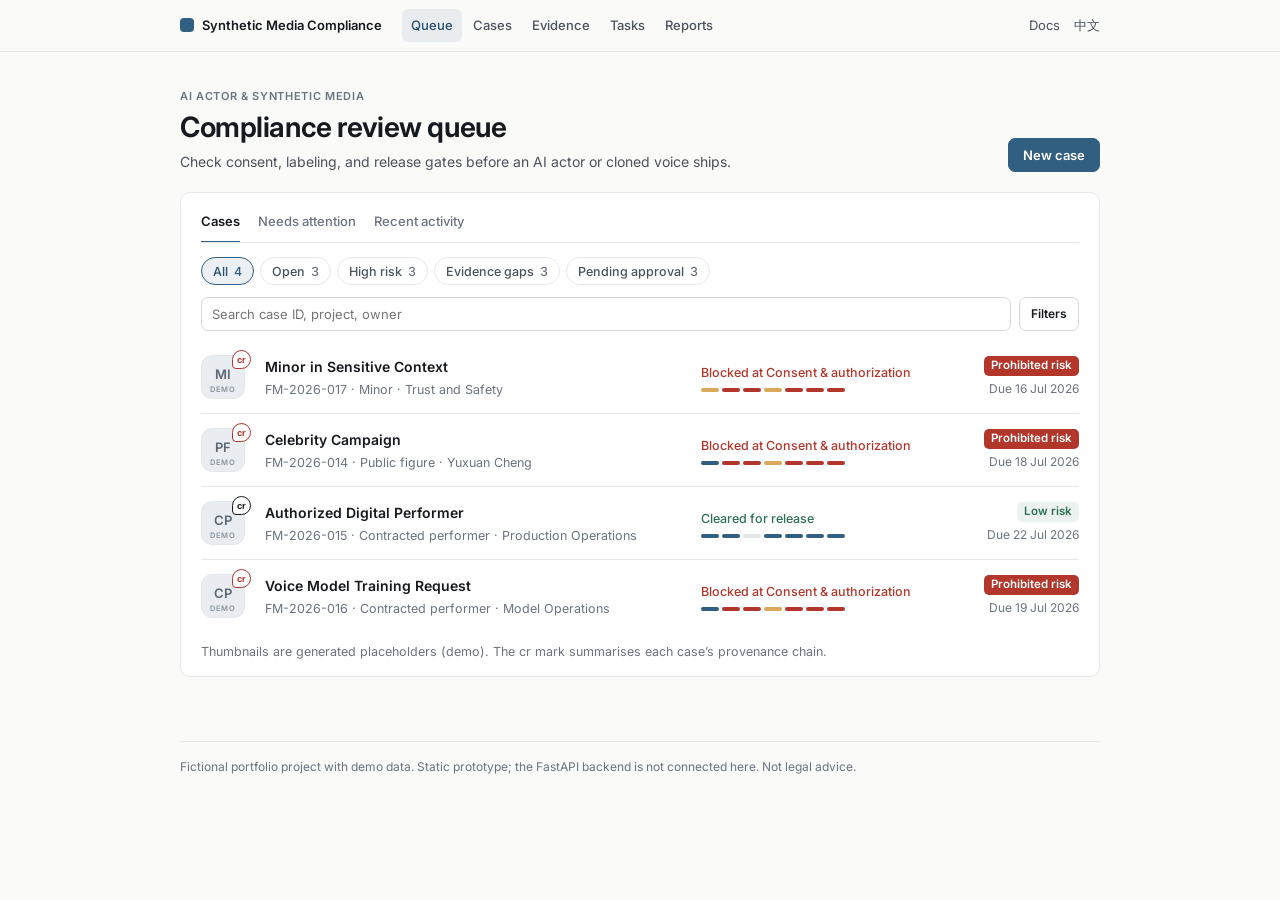
<file: web/index.html>
<!doctype html>
<html lang="en">
  <head>
    <meta charset="utf-8" />
    <meta name="viewport" content="width=device-width, initial-scale=1" />
    <title>Synthetic Media Compliance Case Management</title>
    <meta name="description" content="Static workflow prototype for AI-generated actor and synthetic media compliance case management." />
    <link rel="preconnect" href="https://fonts.googleapis.com" />
    <link rel="preconnect" href="https://fonts.gstatic.com" crossorigin />
    <link rel="stylesheet" href="https://fonts.googleapis.com/css2?family=Inter:wght@400;500;600;700&display=swap" />
    <link rel="icon" href="./favicon.svg" type="image/svg+xml" />
    <link rel="stylesheet" href="./styles.css" />
      </head>
  <body class="app-body">
    <header class="app-topbar">
      <a class="app-brand" href="#/dashboard" aria-label="Synthetic Media Compliance home">
        <span class="brand-mark" aria-hidden="true"></span>
        <span>Synthetic Media Compliance</span>
      </a>
      <nav class="app-nav" aria-label="Primary navigation">
        <a href="#/dashboard" data-nav="dashboard">Queue</a>
        <a href="#/cases" data-nav="cases">Cases</a>
        <a href="#/evidence" data-nav="evidence">Evidence</a>
        <a href="#/tasks" data-nav="tasks">Tasks</a>
        <a href="#/reports" data-nav="reports">Reports</a>
      </nav>
      <div class="app-links"><a href="../README.md">Docs</a><a href="./demo.zh.html" lang="zh-CN">中文</a></div>
    </header>

    <main class="app-main">
      <section class="app-view dashboard-view" id="dashboard-view" aria-labelledby="dashboard-title">
        <div class="page-heading">
          <div>
            <p class="eyebrow">AI actor &amp; synthetic media</p>
            <h1 id="dashboard-title">Compliance review queue</h1>
            <p>Check consent, labeling, and release gates before an AI actor or cloned voice ships.</p>
          </div>
          <button class="button primary" type="button" id="create-case">New case</button>
        </div>


        <article class="work-surface queue-surface">
          <div class="dash-tabs" role="tablist" aria-label="Dashboard sections">
            <button class="dash-tab active" type="button" role="tab" id="dash-tab-queue" data-dash-tab="queue" aria-controls="dash-panel-queue" aria-selected="true">Cases</button>
            <button class="dash-tab" type="button" role="tab" id="dash-tab-attention" data-dash-tab="attention" aria-controls="dash-panel-attention" aria-selected="false">Needs attention</button>
            <button class="dash-tab" type="button" role="tab" id="dash-tab-activity" data-dash-tab="activity" aria-controls="dash-panel-activity" aria-selected="false">Recent activity</button>
          </div>

          <div class="dash-panel" id="dash-panel-queue" role="tabpanel" aria-labelledby="dash-tab-queue" data-dash-panel="queue">
            <div class="filter-chips" role="group" aria-label="Quick filters">
              <button class="chip active" type="button" data-quick="">All <span id="metric-all-cases">4</span></button>
              <button class="chip" type="button" data-quick="open">Open <span id="metric-open-cases">3</span></button>
              <button class="chip" type="button" data-quick="high">High risk <span id="metric-high-risk">2</span></button>
              <button class="chip" type="button" data-quick="gap">Evidence gaps <span id="metric-awaiting-evidence">2</span></button>
              <button class="chip" type="button" data-quick="pending">Pending approval <span id="metric-pending-approval">3</span></button>
            </div>
            <div class="queue-toolbar">
              <label class="search-field"><span class="sr-only">Search cases</span><input id="case-search" type="search" placeholder="Search case ID, project, owner" /></label>
              <button class="button secondary small" type="button" id="toggle-filters" aria-expanded="false" aria-controls="queue-filters">Filters<span class="filter-count" id="filter-count" hidden></span></button>
            </div>
            <div class="queue-controls" id="queue-filters" aria-label="Review queue filters" hidden>
              <select id="filter-stage" aria-label="Filter by stage"><option value="">All stages</option><option>Legal Review</option><option>Approved</option><option>Awaiting Evidence</option><option>Escalated</option></select>
              <select id="filter-risk" aria-label="Filter by risk"><option value="">All risks</option><option value="low">Low</option><option value="medium">Medium</option><option value="high">High</option><option value="critical">Critical</option></select>
              <select id="filter-owner" aria-label="Filter by owner"><option value="">All owners</option><option>Yuxuan Cheng</option><option>Production Operations</option><option>Model Operations</option><option>Trust and Safety</option></select>
              <select id="filter-evidence" aria-label="Filter by evidence status"><option value="">All evidence states</option><option value="ready">Evidence 100%</option><option value="gap">Evidence below 70%</option></select>
              <select id="sort-cases" aria-label="Sort cases"><option value="updated">Sort: last updated</option><option value="due">Sort: due date</option></select>
            </div>
            <ul class="inbox" id="review-queue-body" aria-label="Cases"></ul>
            <p class="queue-hint">Thumbnails are generated placeholders (demo). The cr mark summarises each case&rsquo;s provenance chain.</p>
          </div>

          <div class="dash-panel" id="dash-panel-attention" role="tabpanel" aria-labelledby="dash-tab-attention" data-dash-panel="attention" hidden>
            <p class="panel-note">Blocking items across the queue &middot; <strong id="metric-overdue-tasks">1</strong> overdue task</p>
            <ul class="attention-list" id="attention-list"></ul>
          </div>

          <div class="dash-panel" id="dash-panel-activity" role="tabpanel" aria-labelledby="dash-tab-activity" data-dash-panel="activity" hidden>
            <ol class="activity-list compact" id="dashboard-activity"></ol>
          </div>
        </article>
      </section>

      <section class="app-view list-view" id="cases-view" hidden aria-labelledby="cases-title">
        <div class="page-heading"><div><p class="eyebrow">Case register</p><h1 id="cases-title">All cases</h1><p>Demo cases covering consent, training, and content-risk paths.</p></div><button class="button primary" type="button" id="create-case-secondary">New case</button></div>
        <div class="work-surface inbox-surface"><ul class="inbox" id="all-cases-body" aria-label="All cases"></ul></div>
      </section>

      <section class="app-view list-view" id="cross-evidence-view" hidden aria-labelledby="cross-evidence-title">
        <div class="page-heading"><div><p class="eyebrow">Evidence register</p><h1 id="cross-evidence-title">Evidence across cases</h1><p>Artifact status and reviewer ownership.</p></div></div>
        <div class="work-surface"><div class="table-wrap"><table class="data-table"><thead><tr><th>Evidence</th><th>Case</th><th>Status</th><th>Reviewer</th><th>Expiry</th></tr></thead><tbody id="cross-evidence-body"></tbody></table></div></div>
      </section>

      <section class="app-view list-view" id="cross-tasks-view" hidden aria-labelledby="cross-tasks-title">
        <div class="page-heading"><div><p class="eyebrow">Remediation</p><h1 id="cross-tasks-title">Open tasks</h1><p>Findings and remediation actions awaiting work.</p></div></div>
        <div class="work-surface"><div class="table-wrap"><table class="data-table"><thead><tr><th>Finding</th><th>Case</th><th>Severity</th><th>Owner</th><th>Due</th><th>Status</th></tr></thead><tbody id="cross-tasks-body"></tbody></table></div></div>
      </section>

      <section class="app-view list-view" id="reports-view" hidden aria-labelledby="reports-title">
        <div class="page-heading"><div><p class="eyebrow">Decision records</p><h1 id="reports-title">Reports</h1><p>Review artifacts generated from each case assessment.</p></div></div>
        <div class="work-surface"><div class="table-wrap"><table class="data-table"><thead><tr><th>Case</th><th>Decision</th><th>Risk level</th><th>Report status</th><th>Last updated</th><th></th></tr></thead><tbody id="reports-body"></tbody></table></div></div>
      </section>

      <section class="app-view case-view" id="case-view" hidden aria-labelledby="case-title">
        <div class="breadcrumb"><a href="#/dashboard">Dashboard</a><span>/</span><a href="#/cases">Cases</a><span>/</span><strong id="breadcrumb-case">FM-2026-014</strong></div>
        <header class="case-header">
          <div class="case-title-block">
            <span class="case-id" id="case-id">FM-2026-014</span>
            <h1 id="case-title">Celebrity Campaign</h1>
            <p id="case-description">Paid campaign concept using a celebrity likeness and voice for regional launch assets.</p>
            <div class="case-statuses"><span class="status-badge" id="case-stage">Legal Review</span><span class="risk-badge" id="case-risk">High risk</span></div>
          </div>
          <div class="case-actions">
            <button class="button primary" type="button" id="run-assessment">Run assessment</button>
            <button class="button secondary" type="button" id="export-case-report">Export report</button>
            <details class="action-menu">
              <summary class="button secondary" aria-label="More case actions">More</summary>
              <div class="action-menu-list">
                <button type="button" id="request-evidence">Request evidence</button>
                <button type="button" id="assign-reviewer">Assign reviewer</button>
                <button type="button" id="more-actions">Archive, transfer, duplicate…</button>
              </div>
            </details>
          </div>
          <details class="case-meta-toggle">
            <summary>Owner <strong id="case-owner">Yuxuan Cheng</strong> &middot; Due <strong id="case-due-date">18 Jul 2026</strong></summary>
            <dl class="case-meta"><div><dt>Privacy reviewer</dt><dd id="case-privacy-reviewer">Mei Lin</dd></div><div><dt>Legal reviewer</dt><dd id="case-legal-reviewer">Alex Wu</dd></div><div><dt>Last updated</dt><dd id="case-updated">15 Jul 2026</dd></div></dl>
          </details>
        </header>

        <nav class="case-tabs" role="tablist" aria-label="Case detail sections">
          <button class="case-tab active" type="button" role="tab" id="tab-overview" data-case-tab="overview" aria-controls="panel-overview" aria-selected="true">Provenance</button>
          <button class="case-tab" type="button" role="tab" id="tab-intake" data-case-tab="intake" aria-controls="panel-intake" aria-selected="false">Intake</button>
          <button class="case-tab" type="button" role="tab" id="tab-risks" data-case-tab="risks" aria-controls="panel-risks" aria-selected="false">Risks</button>
          <button class="case-tab" type="button" role="tab" id="tab-evidence" data-case-tab="evidence" aria-controls="panel-evidence" aria-selected="false">Evidence</button>
          <button class="case-tab" type="button" role="tab" id="tab-tasks" data-case-tab="tasks" aria-controls="panel-tasks" aria-selected="false">Tasks</button>
          <button class="case-tab" type="button" role="tab" id="tab-approvals" data-case-tab="approvals" aria-controls="panel-approvals" aria-selected="false">Approvals</button>
          <button class="case-tab" type="button" role="tab" id="tab-activity" data-case-tab="activity" aria-controls="panel-activity" aria-selected="false">Activity</button>
          <button class="case-tab" type="button" role="tab" id="tab-report" data-case-tab="report" aria-controls="panel-report" aria-selected="false">Report</button>
        </nav>

        <section class="case-tab-panel" id="panel-overview" role="tabpanel" aria-labelledby="tab-overview" data-case-panel="overview">
          <div class="decision-line">
            <div><span class="section-label">Current decision</span><strong id="overview-decision">Manual review</strong><p id="overview-summary">The request requires legal review before generation or release.</p></div>
            <span class="risk-badge" id="overview-risk">High risk</span>
          </div>
          <div class="publish-banner" id="publish-banner" role="status">
            <div>
              <strong id="publish-banner-title">Publish blocked</strong>
              <p id="overview-next-action">Request verified likeness authorization.</p>
            </div>
            <div class="publish-banner-side"><span id="publish-banner-count"></span><a class="text-action" id="publish-banner-link" href="#prov-consent">Jump to blocker</a></div>
          </div>
          <ol class="prov-chain" id="prov-chain" aria-label="Provenance chain"></ol>
          <details class="work-surface disclosure-card summary-details">
            <summary>Readiness, findings &amp; metadata</summary>
            <div class="stat-row">
              <article class="stat"><span class="section-label">Evidence readiness</span><strong class="readiness-value" id="overview-evidence-percent">60%</strong><p id="overview-evidence-copy">2 of 4 evidence items are accepted or under review.</p></article>
              <article class="stat"><span class="section-label">Approvals</span><strong class="approval-count" id="overview-approval-count">2 of 5 completed</strong><p id="overview-approval-copy">Current gate: Legal Review. Release blocked: Yes.</p></article>
            </div>
            <div class="summary-block"><div class="surface-heading"><h2>Open findings</h2><button class="text-action" type="button" data-open-case-tab="tasks">All tasks</button></div><div id="overview-findings"></div></div>
            <div class="summary-block"><h2 class="mini-heading">Key risk drivers</h2><ul class="plain-list" id="overview-risk-drivers"></ul></div>
            <div class="summary-block"><h2 class="mini-heading">Case metadata</h2><dl class="metadata-list" id="overview-metadata"></dl></div>
          </details>
        </section>

        <section class="case-tab-panel" id="panel-intake" role="tabpanel" aria-labelledby="tab-intake" data-case-panel="intake" hidden>
          <div class="tab-heading"><div><h2>Case intake</h2><p>Five short steps. Start from a template or edit the facts.</p></div><div class="tab-heading-meta"><span class="status-badge" id="intake-completion">Draft - 0% complete</span><span id="last-saved">Last saved: not yet saved</span></div></div>
          <div class="template-row"><span>Start from</span><button class="template-button preset" type="button" data-preset="unauthorizedCelebrityAd">Commercial celebrity</button><button class="template-button preset" type="button" data-preset="licensedPerformer">Authorized performer</button><button class="template-button preset" type="button" data-preset="fanParody">Fan parody</button><button class="template-button preset" type="button" data-preset="syntheticLow">Synthetic draft</button></div>
          <section id="review-system" class="intake-workspace">
            <article class="work-surface intake-panel">
              
              <ol class="workflow-steps" aria-label="Review workflow steps"><li data-step-index="0" class="active"><span>1</span>Project</li><li data-step-index="1"><span>2</span>Person</li><li data-step-index="2"><span>3</span>Use</li><li data-step-index="3"><span>4</span>Authorization</li><li data-step-index="4"><span>5</span>Controls</li></ol>
              <form class="risk-form" id="risk-form">
                <div class="form-heading"><div><p class="micro-label">Current section</p><h3 id="step-title">Project information</h3><p id="step-copy">Identify who is requesting the review and whose identity is represented.</p></div><span class="live-dot" id="workflow-mode">Draft intake</span></div>
                <fieldset data-step="0"><legend>Project Information</legend><div class="field-grid"><div class="field"><label for="requester-type">Requester type</label><select id="requester-type" name="requesterType"><option value="">Select requester type</option><option value="creator">Individual creator</option><option value="brand">Brand or advertiser</option><option value="production">Production company</option><option value="performer">Performer licensing own replica</option></select></div><div class="field"><label for="subject-type">Person depicted</label><select id="subject-type" name="subjectType"><option value="">Select person depicted</option><option value="publicFigure">Celebrity or public figure</option><option value="ordinaryPerson">Ordinary third party</option><option value="self">Uploader themselves</option><option value="performer">Contracted performer</option><option value="politician">Political figure</option><option value="minor">Child or minor</option><option value="synthetic">Fully synthetic character</option></select></div></div></fieldset>
                <fieldset class="switch-grid" data-step="1"><legend>Represented Person and Source Media</legend><label class="switch"><input type="checkbox" name="mediaFace" /><span>Face or likeness</span></label><label class="switch"><input type="checkbox" name="mediaVoice" /><span>Voice sample</span></label><label class="switch"><input type="checkbox" name="mediaMotion" /><span>Body motion</span></label><label class="switch"><input type="checkbox" name="mediaPerformance" /><span>Prior performance clip</span></label></fieldset>
                <fieldset data-step="2"><legend>Intended Use and Distribution</legend><div class="field-grid"><div class="field"><label for="use-case">Use case</label><select id="use-case" name="useCase"><option value="">Select use case</option><option value="shortDrama">Short drama scene</option><option value="advertisement">Advertisement</option><option value="virtualInfluencer">Virtual influencer post</option><option value="fanContent">Fan content</option><option value="parody">Parody or satire</option><option value="politicalMessage">Political message</option></select></div><div class="field"><label for="monetization">Commercialization</label><select id="monetization" name="monetization"><option value="">Select commercialization</option><option value="paidAd">Paid ad or endorsement</option><option value="publicPost">Public post</option><option value="draft">Internal draft only</option><option value="resale">License or resale</option></select></div></div><div class="field"><label for="sensitive-context">Sensitive context</label><select id="sensitive-context" name="sensitiveContext"><option value="">Select sensitive context</option><option value="none">None</option><option value="sexual">Sexual</option><option value="political">Political</option><option value="medical">Medical</option><option value="financial">Financial</option><option value="defamatory">Defamatory</option></select></div><div class="switch-grid compact-grid"><label class="switch"><input type="checkbox" name="regionEu" /><span>European Union</span></label><label class="switch"><input type="checkbox" name="regionChina" /><span>China</span></label><label class="switch"><input type="checkbox" name="regionUs" /><span>United States</span></label><label class="switch"><input type="checkbox" name="regionGlobal" /><span>Global release</span></label></div></fieldset>
                <fieldset data-step="3"><legend>Authorization and Consent</legend><div class="field"><label for="consent-evidence">Authorization evidence</label><select id="consent-evidence" name="consentEvidence"><option value="">Select authorization evidence</option><option value="none">No authorization evidence</option><option value="selfAttestation">Uploader self-attestation</option><option value="uploadedContract">Uploaded contract</option><option value="verifiedPortal">Verified performer portal</option><option value="performerAgreement">Performer AI replica agreement</option></select></div><div class="switch-grid compact-grid"><label class="switch"><input type="checkbox" name="scopeCommercial" /><span>Commercial use covered</span></label><label class="switch"><input type="checkbox" name="scopeTraining" /><span>Training use covered</span></label><label class="switch"><input type="checkbox" name="scopeTerritory" /><span>Territory covered</span></label><label class="switch"><input type="checkbox" name="scopeDuration" /><span>Duration covered</span></label><label class="switch"><input type="checkbox" name="scopeSecondaryUse" /><span>Secondary use covered</span></label><label class="switch"><input type="checkbox" name="scopeRevocation" /><span>Revocation path exists</span></label><label class="switch"><input type="checkbox" name="scopeCompensation" /><span>Compensation terms exist</span></label></div></fieldset>
                <fieldset data-step="4"><legend>Disclosure, Provenance, and Training</legend><div class="switch-grid compact-grid"><label class="switch"><input type="checkbox" name="visibleLabel" /><span>Visible AI label planned</span></label><label class="switch"><input type="checkbox" name="machineLabel" /><span>Machine-readable metadata planned</span></label><label class="switch"><input type="checkbox" name="watermark" /><span>Persistent watermark or provenance planned</span></label><label class="switch"><input type="checkbox" name="trainingUse" /><span>Use source media for training or model improvement</span></label></div></fieldset>
                <div class="workflow-actions"><button class="button secondary" type="button" id="prev-step">Previous</button><button class="button secondary" type="button" id="save-draft">Save draft</button><button class="button primary" type="button" id="next-step">Next</button><button class="button primary generate-button" type="button" id="generate-report">Run assessment</button></div>
              </form>
            </article>
          </section>
        </section>

        <section class="case-tab-panel" id="panel-risks" role="tabpanel" aria-labelledby="tab-risks" data-case-panel="risks" hidden>
          <div class="tab-heading"><div><h2>Risk assessment</h2><p>Traceable rule-based evaluation, not an ML model.</p></div><div class="tab-heading-actions"><span class="status-badge" id="assessment-state">Assessment completed</span><button class="button primary small" type="button" id="view-full-report">Re-run assessment</button><button class="button secondary small" type="button" id="compare-assessment">Compare previous</button></div></div>
          <div class="risk-detail-stack">
            <article class="work-surface evaluation-panel" aria-labelledby="evaluation-title">
              <h3 class="sr-only" id="evaluation-title">Decision summary</h3>
              <section class="risk-summary-card"><div class="decision-row"><span>Decision</span><strong id="live-decision">Awaiting intake</strong></div><div class="risk-meter"><span id="live-score">-</span><div><strong id="live-risk-level">Not assessed</strong><p id="live-main-blocker">Complete the core case facts.</p></div></div><dl class="summary-metrics"><div><dt>Reviewer path</dt><dd id="live-reviewer-path">Complete intake fields</dd></div><div><dt>Evidence readiness</dt><dd id="evidence-readiness">0%</dd></div></dl></section>
            </article>
            <article class="work-surface"><div class="surface-heading"><h2>Rule trace</h2></div><div class="table-wrap"><table class="data-table"><thead><tr><th>Rule</th><th>Title</th><th>Severity</th><th>Score</th><th>Hard stop</th><th>China legal basis</th></tr></thead><tbody id="rule-trace-body"></tbody></table></div></article>
            <details class="work-surface disclosure-card"><summary>Missing evidence</summary><ul class="evidence-gap-list compact-evidence-list" id="live-missing-evidence-list"></ul></details>
            <details class="work-surface disclosure-card"><summary>Triggered rules</summary><ul class="triggered-rule-list" id="triggered-rule-list"></ul></details>
            <details class="work-surface disclosure-card"><summary>Evidence gap checklist</summary><ul class="evidence-gap-list" id="evidence-gap-list"></ul></details>
            <details class="work-surface disclosure-card"><summary>Step-level review results</summary><ul class="step-result-list" id="step-result-list"></ul></details>
            <details class="work-surface disclosure-card"><summary>Risk register preview</summary><div class="table-wrap"><table class="risk-register-table"><thead><tr><th>Risk</th><th>Severity</th><th>Control</th></tr></thead><tbody id="risk-register-preview"></tbody></table></div></details>
            <details class="work-surface disclosure-card"><summary>Regulatory context</summary><div class="regulatory-context" id="regulatory-context"></div></details>
          </div>
        </section>

        <section class="case-tab-panel" id="panel-evidence" role="tabpanel" aria-labelledby="tab-evidence" data-case-panel="evidence" hidden><div class="tab-heading"><div><h2>Evidence review</h2><p>Open an item to review details and change its status.</p></div><button class="button primary" type="button" id="request-evidence-tab">Request evidence</button></div><div class="work-surface"><div class="table-wrap"><table class="data-table"><thead><tr><th>Evidence</th><th>Status</th><th>Reviewer</th><th>Expiry</th><th></th></tr></thead><tbody id="case-evidence-body"></tbody></table></div></div></section>

        <section class="case-tab-panel" id="panel-tasks" role="tabpanel" aria-labelledby="tab-tasks" data-case-panel="tasks" hidden><div class="tab-heading"><div><h2>Findings and tasks</h2><p>Remediation items that can block release.</p></div><button class="button primary" type="button" id="create-task">Create task</button></div><div class="work-surface"><div class="table-wrap"><table class="data-table"><thead><tr><th>Finding</th><th>Severity</th><th>Blocks release</th><th>Due</th><th>Status</th><th></th></tr></thead><tbody id="case-tasks-body"></tbody></table></div></div></section>

        <section class="case-tab-panel" id="panel-approvals" role="tabpanel" aria-labelledby="tab-approvals" data-case-panel="approvals" hidden><div class="tab-heading"><div><h2>Approvals</h2><p>Release gates in order. Prototype only, no identity verification.</p></div><span class="status-badge" id="approval-summary">2 of 5 completed</span></div><div class="approval-layout"><div class="work-surface approval-progress"><strong id="approval-progress-copy">Current gate: Legal Review. Release blocked: Yes.</strong></div><div class="work-surface"><div class="table-wrap"><table class="data-table"><thead><tr><th>Review step</th><th>Reviewer</th><th>Status</th><th>Conditions</th><th>Date</th><th>Notes</th><th></th></tr></thead><tbody id="approvals-body"></tbody></table></div></div></div></section>

        <section class="case-tab-panel" id="panel-activity" role="tabpanel" aria-labelledby="tab-activity" data-case-panel="activity" hidden><div class="tab-heading"><div><h2>Activity log</h2><p>Audit-style history for this case.</p></div><select id="activity-filter" aria-label="Filter activity"><option value="">All activity</option><option>Assessment</option><option>Evidence</option><option>Task</option><option>Approval</option><option>Report</option><option>System</option></select></div><article class="work-surface"><ol class="activity-list" id="case-activity-list"></ol></article></section>

        <section class="case-tab-panel" id="panel-report" role="tabpanel" aria-labelledby="tab-report" data-case-panel="report" hidden>
          <div class="tab-heading"><div><h2>Compliance report</h2><p>Decision record you can copy or print.</p></div><div class="tab-heading-actions"><span class="status-badge" id="report-version">Report v1</span><button class="button secondary small" type="button" id="expand-report">Expand appendix</button><button class="button secondary small" type="button" id="copy-report">Copy</button><button class="button secondary small" type="button" id="print-report">Print / PDF</button></div></div>
          <section id="full-report" class="full-report-section" aria-label="Generated compliance report">
            <article class="work-surface result-panel memo-panel report-view" id="report-view" aria-live="polite">
              <div class="memo-toolbar">
                <span><span id="report-title">Compliance memo</span> · <span id="memo-status">Draft</span> · <span id="report-case-id">FM-2026-014</span></span>
                <span id="report-state-copy">Generated from the current case intake and assessment.</span>
              </div>

              <section class="verdict-bar" aria-label="Verdict">
                <div class="verdict-main">
                  <span class="risk-pill" id="decision-pill">Intake incomplete</span>
                  <strong id="result-title">Scenario intake incomplete</strong>
                </div>
                <dl class="verdict-meta">
                  <div><dt>Risk</dt><dd id="risk-level-text">Not assessed</dd></div>
                  <div><dt>Score</dt><dd id="score-value">-</dd></div>
                  <div><dt>Path</dt><dd id="reviewer-path">Complete intake fields</dd></div>
                </dl>
                <p id="result-copy">The memo will update as intake facts are selected.</p>
              </section>

              <section class="report-module" aria-label="Key reasons">
                <div class="module-heading"><span>01</span><h3>Key reasons</h3></div>
                <ul class="reason-list" id="risk-driver-list"></ul>
              </section>

              <section class="report-module chain-module" aria-label="Provenance chain">
                <div class="module-heading"><span>02</span><h3>Provenance chain</h3></div>
                <ol class="prov-chain" id="report-prov-chain" aria-label="Provenance chain"></ol>
              </section>

              <section class="report-module" aria-label="Required actions">
                <div class="module-heading"><span>03</span><h3>Required actions</h3></div>
                <div class="action-groups" id="action-groups"></div>
              </section>

              <details class="report-module appendix">
                <summary class="module-heading"><span>A</span><h3>Appendix: evidence to retain · frameworks</h3></summary>
                <div class="appendix-body">
                  <h4>Evidence to retain</h4>
                  <ul id="evidence-list"></ul>
                  <h4>Frameworks</h4>
                  <ul id="framework-list"></ul>
                </div>
              </details>

              <div class="next-actions">
                <button class="button secondary small" type="button" id="edit-intake">Return to intake</button>
                <a class="button secondary small" href="../docs/09_final_compliance_assessment_report.md">Read final report</a>
                <a class="button secondary small" href="../rules/rules.json">View rulebook</a>
              </div>
            </article>
          </section>
        </section>
      </section>
    </main>

    <div class="modal-backdrop" id="modal-backdrop" hidden></div>
    <aside class="detail-drawer" id="evidence-drawer" role="dialog" aria-modal="true" aria-labelledby="drawer-title" tabindex="-1" hidden><div class="drawer-header"><div><span class="eyebrow">Evidence detail</span><h2 id="drawer-title">Evidence item</h2></div><button class="icon-button" type="button" id="close-drawer" aria-label="Close evidence detail">x</button></div><dl class="drawer-metadata" id="drawer-metadata"></dl><div class="drawer-actions"><button class="button secondary" type="button" data-evidence-action="requested">Request evidence</button><button class="button secondary" type="button" data-evidence-action="submitted">Mark submitted</button><button class="button primary" type="button" data-evidence-action="accepted">Accept</button><button class="button danger" type="button" data-evidence-action="rejected">Reject</button></div></aside>
    <div class="toast" id="toast" role="status" aria-live="polite" hidden></div>
    <footer class="site-footer"><p>Fictional portfolio project with demo data. Static prototype; the FastAPI backend is not connected here. Not legal advice.</p></footer>
    <script src="./rules-data.js"></script>
    <script src="./rules-engine.js"></script>
    <script src="./case-records.js"></script>
    <script src="./provenance.js"></script>
    <script src="./app.js"></script>
  </body>
</html>
</file>
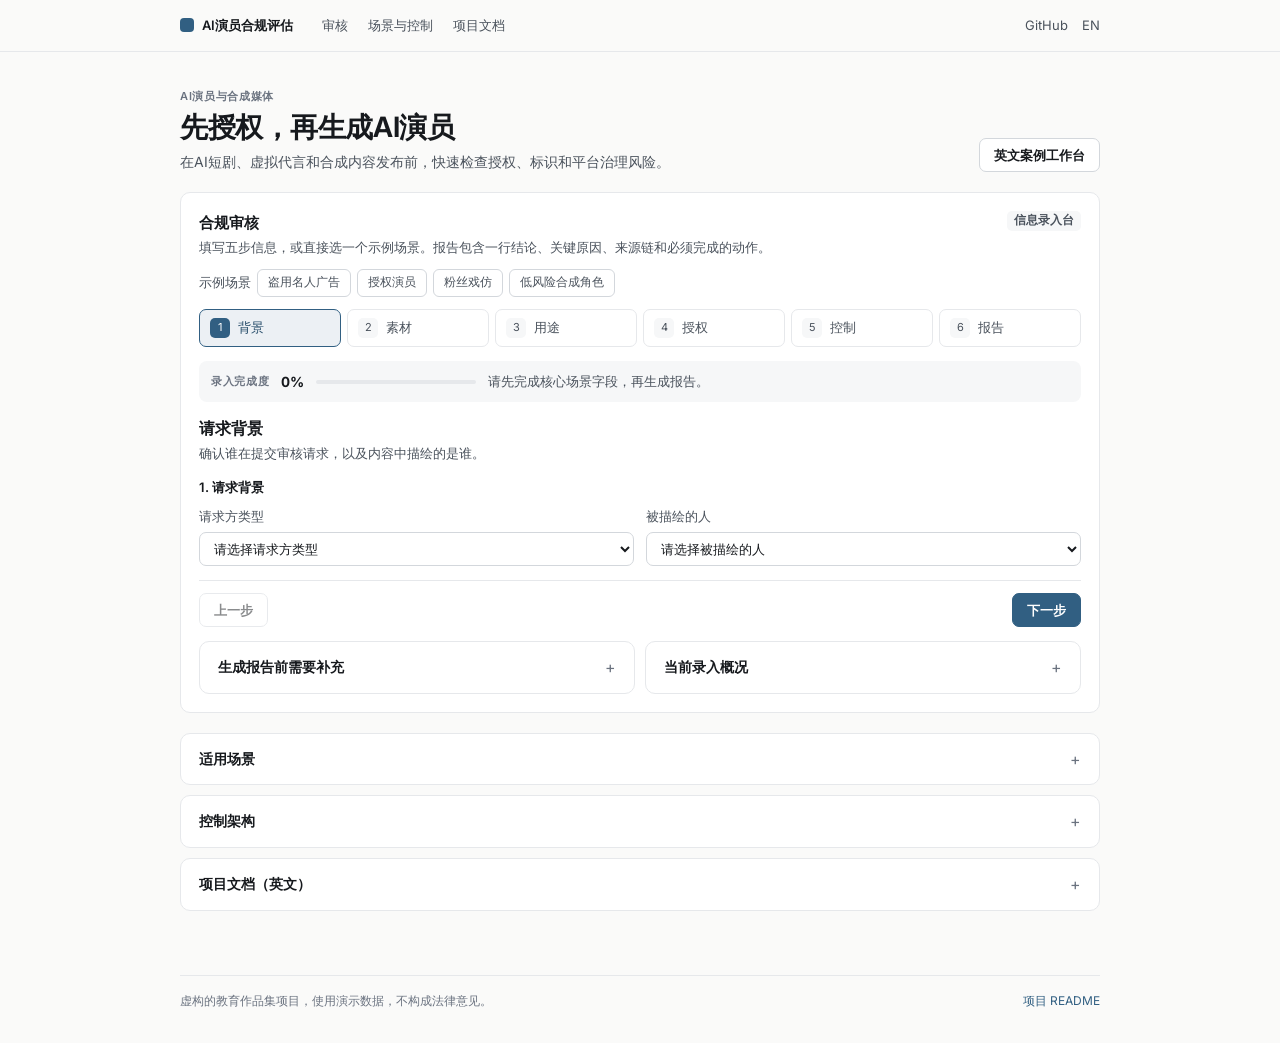
<file: web/demo.zh.html>
<!doctype html>
<html lang="zh-CN">
  <head>
    <meta charset="utf-8" />
    <meta name="viewport" content="width=device-width, initial-scale=1" />
    <title>AI生成演员合规评估</title>
    <meta
      name="description"
      content="AI生成演员与深度伪造内容合规评估中文交互Demo。"
    />
    <link rel="preconnect" href="https://fonts.googleapis.com" />
    <link rel="preconnect" href="https://fonts.gstatic.com" crossorigin />
    <link rel="stylesheet" href="https://fonts.googleapis.com/css2?family=Inter:wght@400;500;600;700&display=swap" />
    <link rel="icon" href="./favicon.svg" type="image/svg+xml" />
    <link rel="stylesheet" href="./styles.css" />
  </head>
  <body class="zh-body">
    <header class="site-header" aria-label="Primary navigation">
      <a class="brand" href="#top" aria-label="AI演员合规评估 首页">
        <span class="brand-mark" aria-hidden="true"></span>
        <span>AI演员合规评估</span>
      </a>
      <nav class="nav-links" aria-label="Project links">
        <a href="#demo">审核</a>
        <a href="#more">场景与控制</a>
        <a href="#docs">项目文档</a>
      </nav>
      <div class="app-links"><a href="https://github.com/yuxuancheng123-spec/ai-generated-actor-compliance">GitHub</a><a href="./index.html" lang="en">EN</a></div>
    </header>

    <main id="top" class="zh-main">
      <div class="page-heading">
        <div>
          <p class="eyebrow">AI演员与合成媒体</p>
          <h1 id="hero-title">先授权，再生成AI演员</h1>
          <p>在AI短剧、虚拟代言和合成内容发布前，快速检查授权、标识和平台治理风险。</p>
        </div>
        <a class="button secondary" href="./index.html">英文案例工作台</a>
      </div>

      <section id="demo" class="work-surface workflow-shell" aria-label="合规审核流程">
        <div class="workflow-topbar">
          <div>
            <h2>合规审核</h2>
            <p>填写五步信息，或直接选一个示例场景。报告包含一行结论、关键原因、来源链和必须完成的动作。</p>
          </div>
          <span class="status-badge neutral" id="workflow-mode">信息录入台</span>
        </div>

        <div class="preset-row template-row" aria-label="示例场景">
          <span>示例场景</span>
          <button class="template-button preset" type="button" data-preset="unauthorizedCelebrityAd">盗用名人广告</button>
          <button class="template-button preset" type="button" data-preset="licensedPerformer">授权演员</button>
          <button class="template-button preset" type="button" data-preset="fanParody">粉丝戏仿</button>
          <button class="template-button preset" type="button" data-preset="syntheticLow">低风险合成角色</button>
        </div>

        <ol class="workflow-steps zh-steps" aria-label="审核步骤">
          <li data-step-index="0" class="active"><span>1</span>背景</li>
          <li data-step-index="1"><span>2</span>素材</li>
          <li data-step-index="2"><span>3</span>用途</li>
          <li data-step-index="3"><span>4</span>授权</li>
          <li data-step-index="4"><span>5</span>控制</li>
          <li data-step-index="5"><span>6</span>报告</li>
        </ol>

        <div class="intake-view" id="intake-view">
          <div class="completion-row" aria-live="polite">
            <span class="section-label">录入完成度</span>
            <strong id="completion-score">0%</strong>
            <div class="completion-track" aria-hidden="true"><span id="completion-bar"></span></div>
            <p id="completion-copy">请先完成核心场景字段，再生成报告。</p>
          </div>

          <form class="risk-form" id="risk-form">
            <div class="form-heading">
              <div>
                <h3 id="step-title">请求背景</h3>
                <p id="step-copy">确认谁在提交审核请求，以及内容中描绘的是谁。</p>
              </div>
            </div>

          <fieldset data-step="0">
            <legend>1. 请求背景</legend>
            <div class="field-grid">
              <div class="field">
                <label for="requester-type">请求方类型</label>
                <select id="requester-type" name="requesterType">
                  <option value="" selected>请选择请求方类型</option>
                  <option value="creator">个人创作者</option>
                  <option value="brand">品牌或广告主</option>
                  <option value="production">制作公司</option>
                  <option value="performer">演员授权自己的数字分身</option>
                </select>
              </div>
              <div class="field">
                <label for="subject-type">被描绘的人</label>
                <select id="subject-type" name="subjectType">
                  <option value="" selected>请选择被描绘的人</option>
                  <option value="publicFigure">名人或公众人物</option>
                  <option value="ordinaryPerson">普通第三人</option>
                  <option value="self">上传者本人</option>
                  <option value="performer">签约演员</option>
                  <option value="politician">政治人物</option>
                  <option value="minor">儿童或未成年人</option>
                  <option value="synthetic">完全合成角色</option>
                </select>
              </div>
            </div>
          </fieldset>

          <fieldset class="switch-grid" data-step="1">
            <legend>2. 使用的源素材</legend>
            <label class="switch">
              <input type="checkbox" name="mediaFace" />
              <span>脸部或肖像</span>
            </label>
            <label class="switch">
              <input type="checkbox" name="mediaVoice" />
              <span>声音样本</span>
            </label>
            <label class="switch">
              <input type="checkbox" name="mediaMotion" />
              <span>身体动作</span>
            </label>
            <label class="switch">
              <input type="checkbox" name="mediaPerformance" />
              <span>既有表演片段</span>
            </label>
          </fieldset>

          <fieldset data-step="2">
            <legend>3. 用途与分发</legend>
            <div class="field-grid">
              <div class="field">
                <label for="use-case">使用场景</label>
                <select id="use-case" name="useCase">
                  <option value="" selected>请选择使用场景</option>
                  <option value="shortDrama">短剧情节</option>
                  <option value="advertisement">广告</option>
                  <option value="virtualInfluencer">虚拟网红内容</option>
                  <option value="fanContent">粉丝内容</option>
                  <option value="parody">戏仿或讽刺</option>
                  <option value="politicalMessage">政治信息</option>
                </select>
              </div>
              <div class="field">
                <label for="monetization">商业化方式</label>
                <select id="monetization" name="monetization">
                  <option value="" selected>请选择商业化方式</option>
                  <option value="paidAd">付费广告或代言</option>
                  <option value="publicPost">公开发布</option>
                  <option value="draft">仅内部草稿</option>
                  <option value="resale">授权或转售</option>
                </select>
              </div>
            </div>
            <div class="field">
            <label for="sensitive-context">敏感语境</label>
            <select id="sensitive-context" name="sensitiveContext">
              <option value="" selected>请选择敏感语境</option>
              <option value="none">无</option>
              <option value="sexual">性相关</option>
              <option value="political">政治</option>
              <option value="medical">医疗</option>
              <option value="financial">金融</option>
              <option value="defamatory">诽谤</option>
            </select>
            </div>
          </fieldset>

          <fieldset class="switch-grid" data-step="2">
            <legend>4. 发布地区</legend>
            <label class="switch">
              <input type="checkbox" name="regionEu" />
              <span>欧盟</span>
            </label>
            <label class="switch">
              <input type="checkbox" name="regionChina" />
              <span>中国</span>
            </label>
            <label class="switch">
              <input type="checkbox" name="regionUs" />
              <span>美国</span>
            </label>
            <label class="switch">
              <input type="checkbox" name="regionGlobal" />
              <span>全球发布</span>
            </label>
          </fieldset>

          <fieldset data-step="3">
            <legend>5. 授权证据</legend>
            <div class="field">
            <label for="consent-evidence">授权证据</label>
            <select id="consent-evidence" name="consentEvidence">
              <option value="" selected>请选择授权证据</option>
              <option value="none">无授权证据</option>
              <option value="selfAttestation">上传者自我声明</option>
              <option value="uploadedContract">已上传合同</option>
              <option value="verifiedPortal">已验证演员门户</option>
              <option value="performerAgreement">演员AI数字分身协议</option>
            </select>
            </div>
            <div class="switch-grid compact-grid">
              <label class="switch">
                <input type="checkbox" name="scopeCommercial" />
                <span>覆盖商业使用</span>
              </label>
              <label class="switch">
                <input type="checkbox" name="scopeTraining" />
                <span>覆盖训练用途</span>
              </label>
              <label class="switch">
                <input type="checkbox" name="scopeTerritory" />
                <span>覆盖发布地域</span>
              </label>
              <label class="switch">
                <input type="checkbox" name="scopeDuration" />
                <span>覆盖使用期限</span>
              </label>
              <label class="switch">
                <input type="checkbox" name="scopeSecondaryUse" />
                <span>覆盖二次使用</span>
              </label>
              <label class="switch">
                <input type="checkbox" name="scopeRevocation" />
                <span>存在撤回路径</span>
              </label>
              <label class="switch">
                <input type="checkbox" name="scopeCompensation" />
                <span>存在补偿条款</span>
              </label>
            </div>
          </fieldset>

          <fieldset class="switch-grid" data-step="4">
            <legend>6. 平台控制</legend>
            <label class="switch">
              <input type="checkbox" name="visibleLabel" />
              <span>计划添加可见AI标识</span>
            </label>
            <label class="switch">
              <input type="checkbox" name="machineLabel" />
              <span>计划添加机器可读元数据</span>
            </label>
            <label class="switch">
              <input type="checkbox" name="watermark" />
              <span>计划添加持久水印或来源证明</span>
            </label>
            <label class="switch">
              <input type="checkbox" name="trainingUse" />
              <span>将源素材用于训练或模型改进</span>
            </label>
          </fieldset>

            <div class="workflow-actions">
              <button class="button secondary" type="button" id="prev-step">上一步</button>
              <button class="button primary" type="button" id="next-step">下一步</button>
              <button class="button primary generate-button" type="button" id="generate-report">生成合规报告</button>
            </div>
          </form>

          <div class="intake-summary-panel">
            <details class="disclosure-card work-surface">
              <summary>生成报告前需要补充</summary>
              <ul id="missing-list"></ul>
            </details>
            <details class="disclosure-card work-surface">
              <summary>当前录入概况</summary>
              <dl class="intake-profile" id="intake-profile"></dl>
            </details>
          </div>
        </div>

        <aside class="result-panel memo-panel report-view" id="report-view" aria-live="polite" aria-label="合规审核报告" hidden>
          <div class="memo-toolbar">
            <span>合规审核报告 · 已生成</span>
            <span>案例编号 SYN-0428</span>
          </div>

          <section class="verdict-bar" aria-label="审核结论">
            <div class="verdict-main">
              <span class="risk-pill" id="decision-pill">拒绝</span>
              <strong id="result-title">生成前拒绝</strong>
            </div>
            <dl class="verdict-meta">
              <div><dt>风险</dt><dd id="risk-level-text">禁止</dd></div>
              <div><dt>分数</dt><dd id="score-value">-</dd></div>
              <div><dt>路径</dt><dd id="reviewer-path">-</dd></div>
            </dl>
            <p id="result-copy"></p>
          </section>

          <section class="report-module" aria-label="关键原因">
            <div class="module-heading"><span>01</span><h3>关键原因</h3></div>
            <ul class="reason-list" id="risk-driver-list"></ul>
          </section>

          <section class="report-module chain-module" aria-label="来源链">
            <div class="module-heading"><span>02</span><h3>来源链</h3></div>
            <div class="publish-banner" id="zh-publish-banner" role="status"><div><strong id="zh-publish-title">发布被阻止</strong><p id="zh-publish-copy"></p></div><div class="publish-banner-side"><span id="zh-publish-count"></span></div></div>
            <ol class="prov-chain" id="zh-prov-chain" aria-label="来源链"></ol>
          </section>

          <section class="report-module" aria-label="必须完成的动作">
            <div class="module-heading"><span>03</span><h3>必须完成的动作</h3></div>
            <div class="action-groups" id="action-groups"></div>
          </section>

          <section class="report-module" aria-label="规则追踪">
            <div class="module-heading"><span>04</span><h3>规则追踪</h3></div>
            <p class="module-note" id="zh-rule-version">与后端共用同一规则库（rules/rules.json）。</p>
            <div class="table-wrap"><table class="data-table"><thead><tr><th>规则</th><th>标题</th><th>严重程度</th><th>分值</th><th>硬性阻断</th><th>中国法依据</th></tr></thead><tbody id="zh-rule-trace-body"></tbody></table></div>
          </section>

          <details class="report-module appendix" aria-label="附录">
            <summary class="module-heading"><span>附</span><h3>附录：需留存证据 · 依据框架</h3></summary>
            <div class="appendix-body">
              <h4>需留存证据</h4>
              <ul id="evidence-list"></ul>
              <h4>依据框架</h4>
              <ul id="framework-list"></ul>
            </div>
          </details>

          <div class="next-actions">
            <button class="button secondary" type="button" id="edit-intake">返回修改</button>
            <a href="../docs/09_final_compliance_assessment_report.md">查看英文报告</a>
            <a href="../rules/rules.json">查看规则库</a>
          </div>
        </aside>
      </section>

      <section id="more" class="zh-more" aria-label="场景与控制">
        <details class="work-surface disclosure-card">
          <summary>适用场景</summary>
          <ul class="compact-list">
            <li><strong>AI演员</strong><span>生成前检查脸部、肖像和动作数据。</span></li>
            <li><strong>声音克隆</strong><span>检查合成对白的授权和用途范围。</span></li>
            <li><strong>短剧生成</strong><span>发布和商业化前进行审核。</span></li>
            <li><strong>内容标识</strong><span>可见标签、元数据和来源证明。</span></li>
            <li><strong>事件响应</strong><span>下架、证据保全和补救措施。</span></li>
          </ul>
        </details>
        <details id="controls" class="work-surface disclosure-card">
          <summary id="controls-title">控制架构</summary>
          <p class="details-intro">把真人脸部和声音数据视为高风险输入，在生成前、发布前和投诉后分别设置控制。</p>
          <ul class="compact-list">
            <li><strong>生成前审核</strong><span>身份验证、授权记录、许可范围和禁止用途筛查。</span></li>
            <li><strong>细粒度授权</strong><span>分别确认脸部、声音、动作、商业使用、期限、地域和训练用途。</span></li>
            <li><strong>内容标识与来源证明</strong><span>可见标签、元数据、水印、内容凭证、导出日志和哈希记录。</span></li>
            <li><strong>权利人响应流程</strong><span>投诉接收、快速限制、证据保全、下架和控制改进。</span></li>
          </ul>
        </details>
        <details id="docs" class="work-surface disclosure-card">
          <summary>项目文档（英文）</summary>
          <ul class="compact-list doc-links">
            <li><a href="../docs/03_risk_register.md">风险登记表</a></li>
            <li><a href="../docs/04_consent_checklist.md">授权清单</a></li>
            <li><a href="../docs/05_labeling_policy.md">标识政策</a></li>
            <li><a href="../docs/06_incident_response.md">事件响应手册</a></li>
            <li><a href="../docs/09_final_compliance_assessment_report.md">最终合规评估报告</a></li>
          </ul>
        </details>
      </section>
    </main>

    <footer class="site-footer">
      <p>虚构的教育作品集项目，使用演示数据，不构成法律意见。</p>
      <a href="../README.md">项目 README</a>
    </footer>

    <script src="./rules-data.js"></script>
    <script src="./rules-engine.js"></script>
    <script src="./app.zh.js"></script>
  </body>
</html>
</file>
<file: web/styles.css>
/* Synthetic Media Compliance demo: single stylesheet (EN + ZH).
   Compact provenance style: narrow column, Inter, modest type scale,
   one accent (#315f82), subtle borders, no gradients or heavy shadows. */

/* ---------- Tokens ---------- */
:root {
  color-scheme: light;
  --ink: #16191d;
  --muted: #4a525c;
  --subtle: #6b7380;
  --canvas: #fafaf9;
  --surface: #ffffff;
  --surface-soft: #f6f7f8;
  --surface-tint: #eef3f7;
  --line: #e6e8eb;
  --line-strong: #d3d7dc;
  --accent: #315f82;
  --accent-ink: #284e6b;
  --accent-soft: rgba(49, 95, 130, 0.09);
  --ok: #2f6f55;
  --ok-soft: rgba(47, 111, 85, 0.09);
  --warn: #9a6212;
  --warn-soft: rgba(154, 98, 18, 0.09);
  --warn-line: #d9a85a;
  --fail: #b3362b;
  --fail-soft: rgba(179, 54, 43, 0.07);
  --rail: #cfd6dd;
  --radius: 10px;
  --radius-lg: 14px;
  --col: 920px;
  --pop-shadow: 0 12px 32px rgba(22, 25, 29, 0.12);
}

/* ---------- Base ---------- */
* { box-sizing: border-box; }
html { overflow-x: hidden; }
body {
  margin: 0;
  min-width: 320px;
  overflow-x: hidden;
  background: var(--canvas);
  color: var(--ink);
  font-family: Inter, ui-sans-serif, -apple-system, BlinkMacSystemFont, "Segoe UI", "PingFang SC", "Hiragino Sans GB", "Microsoft YaHei", sans-serif;
  font-size: 14px;
  line-height: 1.55;
  -webkit-font-smoothing: antialiased;
}
a { color: inherit; text-decoration: none; }
button, select, input { font: inherit; color: inherit; }
button { cursor: pointer; }
button:disabled { cursor: not-allowed; opacity: 0.5; }
[hidden] { display: none !important; }
h1, h2, h3, h4, p { margin-top: 0; }
p { color: var(--muted); }
ul, ol { margin-top: 0; }
:focus-visible { outline: 2px solid rgba(49, 95, 130, 0.45); outline-offset: 2px; }
.sr-only { position: absolute; width: 1px; height: 1px; padding: 0; overflow: hidden; clip: rect(0, 0, 0, 0); white-space: nowrap; border: 0; }

.eyebrow, .section-label, .micro-label {
  display: block; margin: 0; color: var(--subtle);
  font-size: 11px; font-weight: 600; letter-spacing: 0.06em; text-transform: uppercase;
}

/* ---------- Top bar ---------- */
.app-topbar, .site-header {
  position: sticky; top: 0; z-index: 30;
  display: flex; align-items: center; gap: 20px; min-height: 52px;
  padding: 0 max(20px, calc((100% - var(--col)) / 2));
  border-bottom: 1px solid var(--line);
  background: rgba(250, 250, 249, 0.94);
  backdrop-filter: blur(10px);
}
.app-brand, .brand { display: flex; align-items: center; gap: 8px; font-size: 13px; font-weight: 600; white-space: nowrap; }
.brand-mark { display: inline-block; width: 14px; height: 14px; border-radius: 4px; background: var(--accent); }
.app-nav, .nav-links { display: flex; flex: 1; gap: 2px; overflow-x: auto; }
.app-nav a, .nav-links a { padding: 6px 9px; border-radius: 6px; color: var(--muted); font-size: 13px; font-weight: 500; white-space: nowrap; }
.app-nav a:hover, .nav-links a:hover { background: var(--surface-soft); color: var(--ink); }
.app-nav a.active { background: var(--accent-soft); color: var(--accent-ink); }
.app-links { display: flex; gap: 14px; color: var(--muted); font-size: 13px; }
.app-links a:hover { color: var(--accent); }

/* ---------- Layout ---------- */
.app-main, .zh-main { width: min(calc(100% - 40px), var(--col)); margin: 0 auto; padding: 36px 0 64px; }
.page-heading, .tab-heading, .surface-heading { display: flex; justify-content: space-between; gap: 20px; }
.page-heading { align-items: flex-end; margin-bottom: 20px; }
.page-heading h1, .case-title-block h1 { margin: 6px 0; font-size: 28px; font-weight: 650; line-height: 1.2; letter-spacing: -0.015em; }
.page-heading > div > p:not(.eyebrow), .case-title-block > p { max-width: 70ch; margin: 0; font-size: 14px; }
.tab-heading { align-items: center; margin-bottom: 14px; }
.tab-heading h2, .surface-heading h2 { margin: 0; font-size: 15px; font-weight: 600; }
.tab-heading > div > p { margin: 2px 0 0; font-size: 13px; }
.tab-heading-actions, .tab-heading-meta { display: flex; align-items: center; flex-wrap: wrap; gap: 8px; color: var(--subtle); font-size: 12px; }
.surface-heading { align-items: center; margin-bottom: 10px; }

.work-surface { min-width: 0; border: 1px solid var(--line); border-radius: var(--radius); background: var(--surface); }
.queue-surface { padding: 18px 20px 14px; }
.inbox-surface { padding: 4px 20px; }
.case-tab-panel > .work-surface,
.risk-detail-stack > .work-surface,
.approval-layout > .work-surface { padding: 16px 18px; }
.risk-detail-stack, .approval-layout { display: grid; gap: 14px; }
.app-view > .work-surface > .table-wrap { padding: 2px 18px; }

/* ---------- Buttons & links ---------- */
.button {
  display: inline-flex; align-items: center; justify-content: center; gap: 6px;
  min-height: 34px; padding: 0 14px; border: 1px solid transparent; border-radius: 7px;
  font-size: 13px; font-weight: 600; white-space: nowrap;
}
.button.primary { border-color: var(--accent); background: var(--accent); color: #fff; }
.button.primary:hover { background: var(--accent-ink); }
.button.secondary { border-color: var(--line-strong); background: var(--surface); color: var(--ink); }
.button.secondary:hover { border-color: var(--accent); color: var(--accent-ink); }
.button.danger { border-color: var(--fail); background: var(--fail); color: #fff; }
.button.small { min-height: 30px; padding: 0 11px; font-size: 12px; }
.icon-button { display: inline-grid; place-items: center; width: 32px; height: 32px; border: 1px solid var(--line-strong); border-radius: 7px; background: var(--surface); color: var(--muted); }
.icon-button:hover { color: var(--ink); background: var(--surface-soft); }
.text-action, .table-action { padding: 0; border: 0; background: none; color: var(--accent); font-size: 12.5px; font-weight: 600; }
.text-action:hover, .table-action:hover { text-decoration: underline; }

/* ---------- Badges ---------- */
.status-badge, .risk-badge {
  display: inline-flex; align-items: center; width: max-content; max-width: 100%; min-height: 20px;
  padding: 2px 7px; border-radius: 5px; font-size: 11.5px; font-weight: 600; line-height: 1.2; white-space: nowrap;
  background: var(--surface-soft); color: var(--muted);
}
.status-badge.low, .risk-badge.low { background: var(--ok-soft); color: var(--ok); }
.status-badge.medium, .risk-badge.medium { background: var(--warn-soft); color: var(--warn); }
.status-badge.high, .risk-badge.high { background: var(--fail-soft); color: var(--fail); }
.status-badge.critical, .risk-badge.critical { background: var(--fail); color: #fff; }
.risk-pill {
  display: inline-flex; align-items: center; height: 24px; padding: 0 10px; border-radius: 999px;
  background: var(--surface-soft); color: var(--muted); font-size: 12px; font-weight: 600; white-space: nowrap;
}
.risk-pill.approve { background: var(--ok-soft); color: var(--ok); }
.risk-pill.conditional, .risk-pill.escalate { background: var(--warn-soft); color: var(--warn); }
.risk-pill.reject { background: var(--fail-soft); color: var(--fail); }
.live-dot { color: var(--subtle); font-size: 12px; }

/* ---------- Tabs ---------- */
.dash-tabs, .case-tabs { display: flex; gap: 18px; margin: 0 0 14px; overflow-x: auto; border-bottom: 1px solid var(--line); }
.case-tabs { margin: 20px 0 18px; }
.dash-tab, .case-tab {
  margin-bottom: -1px; padding: 0 0 10px; border: 0; border-bottom: 2px solid transparent; background: none;
  color: var(--subtle); font-size: 13px; font-weight: 500; white-space: nowrap;
}
.dash-tab:hover, .case-tab:hover { color: var(--ink); }
.dash-tab.active, .case-tab.active { border-bottom-color: var(--accent); color: var(--ink); font-weight: 600; }

/* ---------- Queue / inbox ---------- */
.filter-chips { display: flex; flex-wrap: wrap; gap: 6px; margin-bottom: 12px; }
.chip {
  display: inline-flex; align-items: center; gap: 6px; height: 28px; padding: 0 11px;
  border: 1px solid var(--line); border-radius: 999px; background: var(--surface);
  color: var(--muted); font-size: 12.5px; font-weight: 500;
}
.chip span { color: var(--subtle); font-variant-numeric: tabular-nums; }
.chip:hover { border-color: var(--line-strong); color: var(--ink); }
.chip.active { border-color: var(--accent); background: var(--accent-soft); color: var(--accent-ink); }
.chip.active span { color: var(--accent); }
.queue-toolbar { display: flex; gap: 8px; margin-bottom: 10px; }
.search-field { flex: 1; }
.search-field input, .queue-controls select, .risk-form select, #activity-filter {
  width: 100%; min-width: 0; min-height: 34px; padding: 0 10px;
  border: 1px solid var(--line-strong); border-radius: 7px; background-color: var(--surface); font-size: 13px;
}
#activity-filter { width: auto; }
.search-field input:focus, select:focus { border-color: var(--accent); outline: 2px solid rgba(49, 95, 130, 0.2); }
.queue-controls { display: grid; grid-template-columns: repeat(5, minmax(0, 1fr)); gap: 8px; margin-bottom: 10px; }
.filter-count { display: inline-grid; place-items: center; min-width: 18px; height: 18px; border-radius: 9px; background: var(--accent); color: #fff; font-size: 11px; }
.queue-hint, .panel-note { margin: 10px 0 0; color: var(--subtle); font-size: 12.5px; }
.panel-note { margin: 0 0 6px; }
.panel-note strong { color: var(--ink); }

.inbox { margin: 0; padding: 0; list-style: none; }
.inbox-item + .inbox-item { border-top: 1px solid var(--line); }
.inbox-row { display: grid; grid-template-columns: 46px minmax(0, 1fr) 210px 150px; align-items: center; gap: 18px; margin: 0 -10px; padding: 14px 10px; border-radius: 10px; }
.inbox-row:hover, .inbox-row:focus-visible { background: var(--surface-soft); outline: none; }
.inbox-row:focus-visible { box-shadow: inset 0 0 0 2px rgba(49, 95, 130, 0.35); }
.inbox-main { display: grid; gap: 2px; min-width: 0; }
.inbox-title { font-size: 14px; font-weight: 600; }
.inbox-sub { overflow: hidden; color: var(--subtle); font-size: 12.5px; text-overflow: ellipsis; white-space: nowrap; }
.inbox-status { display: grid; gap: 6px; }
.inbox-where { font-size: 12.5px; font-weight: 500; }
.inbox-where.fail { color: var(--fail); }
.inbox-where.ok { color: var(--ok); }
.inbox-side { display: grid; justify-items: end; gap: 4px; }
.inbox-due { color: var(--subtle); font-size: 12px; }
.inbox-thumb { position: relative; width: 44px; height: 44px; }
.demo-thumb { position: relative; display: grid; place-items: center; width: 44px; height: 44px; overflow: hidden; border: 1px solid #e3e7eb; border-radius: 11px; background: #e9edf1; }
.demo-thumb-initials { transform: translateY(-3px); color: #5a6672; font-size: 13px; font-weight: 600; letter-spacing: 0.02em; }
.demo-thumb-tag { position: absolute; right: 0; bottom: 3px; left: 0; color: #8a949e; font-size: 7.5px; font-weight: 600; letter-spacing: 0.08em; text-align: center; text-transform: uppercase; }
.cr-badge {
  position: absolute; top: -5px; right: -6px; display: grid; place-items: center; width: 19px; height: 19px;
  border: 1.5px solid currentColor; border-radius: 50% 50% 50% 4px; background: #fff;
  font-size: 9px; font-weight: 700; letter-spacing: -0.02em; line-height: 1;
}
.cr-badge.ok { color: var(--ink); }
.cr-badge.warn { color: var(--warn); }
.cr-badge.fail { color: var(--fail); }
.chain-strip { display: flex; gap: 3px; }
.chain-strip span { width: 18px; height: 4px; border-radius: 2px; background: var(--rail); }
.chain-strip .ok { background: var(--accent); }
.chain-strip .warn { background: var(--warn-line); }
.chain-strip .fail { background: var(--fail); }
.chain-strip .info { background: #e3e7eb; }

.attention-list, .plain-list, .activity-list { display: grid; margin: 0; padding: 0; list-style: none; }
.attention-list li + li, .activity-list li + li { border-top: 1px solid var(--line); }
.attention-list button { display: grid; gap: 4px; width: 100%; padding: 12px 0; border: 0; background: none; color: var(--muted); font-size: 13px; line-height: 1.45; text-align: left; }
.attention-title { color: var(--ink); font-size: 13.5px; font-weight: 600; }
.attention-list button:hover .attention-title { color: var(--accent); }
.activity-list li { display: grid; grid-template-columns: 120px minmax(0, 1fr); gap: 12px; padding: 11px 0; }
.activity-list time { color: var(--subtle); font-size: 12px; font-variant-numeric: tabular-nums; }
.activity-list li > div { display: grid; gap: 2px; }
.activity-list strong { font-size: 13px; font-weight: 600; }
.activity-list span { color: var(--muted); font-size: 12.5px; }
.activity-list small { color: var(--subtle); font-size: 11.5px; }
.plain-list li { padding: 8px 0; border-top: 1px solid var(--line); color: var(--muted); font-size: 13px; }
.plain-list li:first-child { border-top: 0; }

/* ---------- Tables ---------- */
.table-wrap { overflow-x: auto; }
.data-table, .risk-register-table { width: 100%; border-collapse: collapse; font-size: 13px; }
.data-table th, .data-table td, .risk-register-table th, .risk-register-table td { padding: 10px 8px; border-bottom: 1px solid var(--line); text-align: left; vertical-align: middle; }
.data-table th:first-child, .data-table td:first-child { padding-left: 0; white-space: nowrap; }
.data-table td.stack-cell { white-space: normal; }
.data-table th, .risk-register-table th { color: var(--subtle); font-size: 11px; font-weight: 600; letter-spacing: 0.04em; text-transform: uppercase; white-space: nowrap; }
.data-table tbody tr:last-child td, .risk-register-table tbody tr:last-child td { border-bottom: 0; }
.risk-register-table tr.active td { color: var(--ink); font-weight: 500; }
.risk-register-table td { color: var(--muted); }
.clickable-row { cursor: pointer; }
.clickable-row:hover, .clickable-row:focus-visible { background: var(--surface-soft); outline: none; }
.stack-cell { min-width: 200px; }
.stack-cell strong { display: block; font-weight: 600; }
.stack-cell small { display: block; color: var(--subtle); font-size: 11.5px; }
.stack-cell span { display: block; margin-top: 2px; color: var(--muted); font-size: 12px; }
.evidence-meter { display: inline-flex; align-items: center; gap: 8px; color: var(--muted); font-size: 12px; font-variant-numeric: tabular-nums; }
.meter-track { display: block; width: 56px; height: 4px; overflow: hidden; border-radius: 2px; background: var(--line); }
.meter-track > span { display: block; height: 100%; background: var(--accent); }
.empty-state { display: grid; gap: 4px; padding: 14px; border: 1px dashed var(--line-strong); border-radius: 9px; color: var(--muted); font-size: 12.5px; }
.empty-state strong { color: var(--ink); font-size: 13px; }
.empty-note { margin: 0; color: var(--subtle); font-size: 13px; }

/* ---------- Case header ---------- */
.breadcrumb { display: flex; align-items: center; gap: 8px; margin-bottom: 14px; color: var(--subtle); font-size: 12.5px; }
.breadcrumb a:hover { color: var(--accent); }
.breadcrumb strong { color: var(--muted); font-weight: 600; }
.case-header { display: grid; grid-template-columns: minmax(0, 1fr) auto; gap: 8px 24px; }
.case-title-block { min-width: 0; }
.case-id { color: var(--accent); font-size: 12px; font-weight: 600; }
.case-statuses { display: flex; flex-wrap: wrap; gap: 8px; margin-top: 10px; }
.case-actions { display: flex; align-self: start; gap: 6px; }
.action-menu { position: relative; }
.action-menu summary { display: inline-flex; align-items: center; list-style: none; cursor: pointer; }
.action-menu summary::-webkit-details-marker { display: none; }
.action-menu summary::after { content: ""; width: 6px; height: 6px; margin-left: 8px; border-right: 1.5px solid currentColor; border-bottom: 1.5px solid currentColor; transform: rotate(45deg) translateY(-2px); }
.action-menu-list { position: absolute; top: calc(100% + 6px); right: 0; z-index: 20; display: grid; min-width: 220px; padding: 6px; border: 1px solid var(--line); border-radius: 9px; background: var(--surface); box-shadow: var(--pop-shadow); }
.action-menu-list button { padding: 8px 10px; border: 0; border-radius: 6px; background: none; font-size: 13px; text-align: left; }
.action-menu-list button:hover { background: var(--surface-soft); }
.case-meta-toggle { grid-column: 1 / -1; color: var(--muted); font-size: 12.5px; }
.case-meta-toggle summary { width: max-content; list-style: none; cursor: pointer; }
.case-meta-toggle summary::-webkit-details-marker { display: none; }
.case-meta-toggle summary::after { content: " · details"; color: var(--accent); }
.case-meta-toggle[open] summary::after { content: " · hide"; }
.case-meta-toggle summary strong { color: var(--ink); font-weight: 600; }
.case-meta { display: grid; grid-template-columns: repeat(3, max-content); gap: 8px 32px; margin: 10px 0 0; }
.case-meta dt, .metadata-list dt, .drawer-metadata dt { margin-bottom: 2px; color: var(--subtle); font-size: 11px; font-weight: 600; letter-spacing: 0.04em; text-transform: uppercase; }
.case-meta dd, .metadata-list dd, .drawer-metadata dd { margin: 0; font-size: 13px; font-weight: 500; }
.metadata-list { display: grid; gap: 12px; margin: 0; }

/* ---------- Disclosure ---------- */
.disclosure-card { padding: 0 !important; }
.disclosure-card summary { display: flex; align-items: center; justify-content: space-between; padding: 13px 18px; list-style: none; cursor: pointer; font-size: 13.5px; font-weight: 600; }
.disclosure-card summary::-webkit-details-marker { display: none; }
.disclosure-card summary::after { content: "+"; color: var(--subtle); font-size: 16px; font-weight: 400; }
.disclosure-card[open] summary::after { content: "–"; }
.disclosure-card > :not(summary) { margin: 0 18px 16px; }

/* ---------- Provenance overview ---------- */
.decision-line { display: flex; align-items: flex-start; justify-content: space-between; gap: 20px; margin: 4px 0 16px; }
.decision-line strong { display: block; margin-top: 4px; font-size: 18px; font-weight: 650; letter-spacing: -0.01em; }
.decision-line p { margin: 3px 0 0; font-size: 13.5px; }
.publish-banner { display: flex; align-items: center; justify-content: space-between; gap: 24px; margin-bottom: 28px; padding: 14px 18px; border: 1px solid var(--line); border-radius: 12px; background: var(--surface); }
.publish-banner.fail { border-color: rgba(179, 54, 43, 0.28); background: #fdf8f7; }
.publish-banner.ok { border-color: rgba(47, 111, 85, 0.28); background: #f6faf8; }
.publish-banner strong { display: block; font-size: 14px; font-weight: 600; }
.publish-banner.fail strong { color: var(--fail); }
.publish-banner.ok strong { color: var(--ok); }
.publish-banner p { max-width: 62ch; margin: 2px 0 0; color: var(--ink); font-size: 13px; }
.publish-banner-side { display: grid; flex: 0 0 auto; justify-items: end; gap: 4px; color: var(--subtle); font-size: 12px; }
.stat-row { display: grid; grid-template-columns: 1fr 1fr; gap: 14px; }
.stat { padding: 14px 18px; border: 1px solid var(--line); border-radius: var(--radius); background: var(--surface); }
.readiness-value, .approval-count { display: block; margin: 4px 0 2px; font-size: 20px; font-weight: 650; }
.stat p { margin: 0; font-size: 12.5px; }
.summary-details .stat-row { margin-bottom: 14px; }
.summary-block { margin-top: 14px !important; }
.mini-heading, .summary-block h2 { margin: 0 0 8px; font-size: 13.5px; font-weight: 600; }
.finding-summary { display: flex; justify-content: space-between; gap: 12px; padding: 10px 0; border-top: 1px solid var(--line); }
.finding-summary:first-child { padding-top: 0; border-top: 0; }
.finding-summary div { display: grid; gap: 2px; }
.finding-summary strong { font-size: 13.5px; font-weight: 600; }
.finding-summary span { color: var(--muted); font-size: 12.5px; }

/* ---------- Provenance chain ---------- */
.prov-chain { margin: 0 0 28px; padding: 0; list-style: none; }
.prov-node { position: relative; display: grid; grid-template-columns: 104px 44px minmax(0, 640px); column-gap: 14px; padding-bottom: 22px; }
.prov-node:last-child { padding-bottom: 0; }
.prov-node::before { content: ""; position: absolute; top: 36px; bottom: 0; left: 139px; border-left: 1.5px solid var(--rail); }
.prov-node:last-child::before { display: none; }
.prov-node.warn::before { border-left: 1.5px dashed var(--warn-line); }
.prov-node.fail::before { border-left: 1.5px dashed rgba(179, 54, 43, 0.55); }
.prov-node.fail:not(:last-child)::after {
  content: ""; position: absolute; top: calc(50% + 10px); left: 134.5px; width: 13px; height: 13px;
  background:
    linear-gradient(45deg, transparent 44%, var(--fail) 44% 56%, transparent 56%),
    linear-gradient(-45deg, transparent 44%, var(--fail) 44% 56%, transparent 56%),
    var(--canvas);
}
.prov-when { display: grid; align-content: start; justify-items: end; gap: 1px; padding-top: 6px; text-align: right; }
.prov-step { display: block; margin-bottom: 3px; color: var(--subtle); font-size: 10.5px; font-weight: 600; letter-spacing: 0.07em; text-transform: uppercase; }
.prov-date { color: var(--accent-ink); font-size: 13px; font-weight: 600; font-variant-numeric: tabular-nums; }
.prov-time { color: var(--subtle); font-size: 12px; font-variant-numeric: tabular-nums; }
.prov-rail { position: relative; display: flex; justify-content: center; }
.prov-dot { position: relative; z-index: 1; display: grid; place-items: center; width: 34px; height: 34px; margin-top: 2px; border: 1px solid var(--line-strong); border-radius: 10px; background: var(--surface); color: var(--accent); }
.prov-node.ok .prov-dot { border-color: rgba(49, 95, 130, 0.35); }
.prov-node.warn .prov-dot { border-color: rgba(154, 98, 18, 0.35); color: var(--warn); }
.prov-node.fail .prov-dot { border: 1px dashed rgba(179, 54, 43, 0.5); color: var(--fail); }
.prov-node.info .prov-dot { color: var(--subtle); }
.prov-card { padding: 14px 18px 16px; border: 1px solid var(--line); border-radius: var(--radius-lg); background: var(--surface); transition: box-shadow 200ms ease; }
.prov-node.fail .prov-card { border-color: rgba(179, 54, 43, 0.3); }
.prov-node.downstream .prov-card { background: #fcfcfb; }
.prov-node.downstream .prov-card > :not(.prov-head), .prov-node.downstream .prov-when { opacity: 0.68; }
.prov-node.flash .prov-card { box-shadow: 0 0 0 3px rgba(49, 95, 130, 0.22); }
.prov-head { display: flex; align-items: flex-start; justify-content: space-between; gap: 12px; }
.prov-head h3 { margin: 0; font-size: 15px; font-weight: 600; }
.prov-state { display: inline-flex; align-items: center; gap: 6px; color: var(--subtle); font-size: 12px; font-weight: 500; white-space: nowrap; }
.prov-state::before { content: ""; width: 7px; height: 7px; border-radius: 50%; background: currentColor; }
.prov-state.ok { color: var(--ok); }
.prov-state.warn { color: var(--warn); }
.prov-state.fail { color: var(--fail); }
.prov-meta { margin: 2px 0 0; color: var(--subtle); font-size: 12.5px; }
.prov-meta strong { color: var(--ink); font-weight: 500; }
.prov-rows { margin: 12px 0 0; }
.prov-rows > div { display: grid; grid-template-columns: 130px minmax(0, 1fr); gap: 12px; padding: 7px 0; border-top: 1px solid var(--line); font-size: 13px; }
.prov-rows dt { color: var(--subtle); }
.prov-rows dd { margin: 0; }
.prov-gates { display: grid; margin: 12px 0 0; padding: 0; list-style: none; }
.prov-gates li { display: grid; grid-template-columns: 10px minmax(0, 1fr) 110px 170px; align-items: center; gap: 10px; padding: 7px 0; border-top: 1px solid var(--line); font-size: 13px; }
.gate-dot { width: 7px; height: 7px; border-radius: 50%; background: var(--ok); }
.prov-gates .warn .gate-dot { background: var(--warn-line); }
.prov-gates .fail .gate-dot { background: var(--fail); }
.gate-person { color: var(--subtle); }
.gate-status { color: var(--muted); text-align: right; }
.prov-gates .fail .gate-status { color: var(--fail); }
.prov-docs { display: flex; flex-wrap: wrap; gap: 6px; margin-top: 12px; }
.doc-chip { display: inline-flex; align-items: center; gap: 6px; max-width: 100%; height: 28px; padding: 0 10px 0 8px; border: 1px solid var(--line); border-radius: 8px; background: var(--surface-soft); font-size: 12px; }
.doc-chip .prov-icon { flex: 0 0 auto; color: var(--subtle); }
.doc-chip-name { overflow: hidden; font-weight: 500; text-overflow: ellipsis; white-space: nowrap; }
.doc-chip-status { color: var(--subtle); white-space: nowrap; }
.doc-chip-status::before { content: "· "; }
.doc-chip:hover { border-color: var(--accent); background: var(--accent-soft); }
.doc-chip.ok .doc-chip-status { color: var(--ok); }
.doc-chip.warn .doc-chip-status { color: var(--warn); }
.doc-chip.fail { border: 1px dashed rgba(179, 54, 43, 0.55); background: transparent; }
.doc-chip.fail .doc-chip-status, .doc-chip.fail .prov-icon { color: var(--fail); }
.prov-blocker { display: flex; gap: 8px; margin: 12px 0 0; padding: 8px 11px; border-radius: 8px; font-size: 12.5px; line-height: 1.45; }
.prov-blocker strong { flex: 0 0 auto; font-weight: 600; }
.prov-blocker.fail { background: var(--fail-soft); color: var(--fail); }
.prov-blocker.warn { background: var(--warn-soft); color: var(--warn); }
.prov-blocker.info { background: var(--surface-soft); color: var(--muted); }
/* condensed (one-line) nodes used in reports */
.prov-node.compact { padding-bottom: 12px; }
.prov-node.compact .prov-card { padding: 9px 16px; }
.prov-node.compact .prov-dot { width: 28px; height: 28px; margin-top: 0; border-radius: 8px; }
.prov-node.compact .prov-when { padding-top: 4px; }
.prov-node.compact::before { top: 30px; }
.prov-title { display: flex; align-items: baseline; flex-wrap: wrap; gap: 4px 12px; min-width: 0; }
.prov-node.compact .prov-head h3 { font-size: 13.5px; }
.prov-oneline { color: var(--subtle); font-size: 12.5px; }

/* ---------- Risks tab ---------- */
.evaluation-panel { padding: 16px 18px !important; }
.risk-summary-card { display: grid; grid-template-columns: minmax(0, 1.3fr) minmax(0, 1fr); gap: 14px 24px; }
.decision-row { display: flex; grid-column: 1 / -1; align-items: center; justify-content: space-between; color: var(--subtle); font-size: 12px; }
.decision-row strong { color: var(--ink); font-size: 13px; }
.risk-meter { display: flex; align-items: center; gap: 14px; }
.risk-meter > span { display: grid; flex: 0 0 auto; place-items: center; width: 52px; height: 52px; border: 1px solid var(--line-strong); border-radius: 50%; color: var(--accent); font-size: 20px; font-weight: 650; }
.risk-summary-card[data-decision="reject"] .risk-meter > span { color: var(--fail); }
.risk-meter strong { font-size: 16px; }
.risk-meter p { margin: 2px 0 0; font-size: 12.5px; }
.summary-metrics { display: grid; margin: 0; border-top: 1px solid var(--line); }
.summary-metrics div { padding: 8px 0; border-bottom: 1px solid var(--line); }
.summary-metrics dt { color: var(--subtle); font-size: 11px; font-weight: 600; letter-spacing: 0.04em; text-transform: uppercase; }
.summary-metrics dd { margin: 2px 0 0; font-size: 13px; font-weight: 500; }
.triggered-rule-list, .evidence-gap-list, .step-result-list { display: grid; margin: 0; padding: 0; list-style: none; }
.triggered-rule-list li, .evidence-gap-list li, .step-result-list li { position: relative; padding: 7px 0 7px 16px; border-top: 1px solid var(--line); color: var(--muted); font-size: 13px; }
.triggered-rule-list li:first-child, .evidence-gap-list li:first-child, .step-result-list li:first-child { border-top: 0; }
.triggered-rule-list li::before, .evidence-gap-list li::before, .step-result-list li::before { content: ""; position: absolute; top: 14px; left: 2px; width: 6px; height: 6px; border-radius: 50%; background: var(--rail); }
.evidence-gap-list li.pass::before, .step-result-list li.pass::before { background: var(--ok); }
.evidence-gap-list li.warn::before, .step-result-list li.warn::before { background: var(--warn-line); }
.evidence-gap-list li.fail::before, .step-result-list li.fail::before { background: var(--fail); }
.regulatory-context { display: grid; gap: 0; }
.regulatory-context article { padding: 9px 0; border-top: 1px solid var(--line); }
.regulatory-context article:first-child { border-top: 0; }
.regulatory-context strong { font-size: 13px; font-weight: 600; }
.regulatory-context p { margin: 2px 0 0; font-size: 12.5px; }
.approval-progress { font-size: 13.5px; }

/* ---------- Intake form ---------- */
.template-row, .preset-row { display: flex; align-items: center; flex-wrap: wrap; gap: 6px; margin-bottom: 12px; color: var(--muted); font-size: 12.5px; font-weight: 500; }
.template-button { min-height: 28px; padding: 0 10px; border: 1px solid var(--line-strong); border-radius: 6px; background: var(--surface); color: var(--muted); font-size: 12px; font-weight: 500; }
.template-button:hover, .template-button.selected { border-color: var(--accent); background: var(--accent-soft); color: var(--accent-ink); }
.intake-panel { padding: 18px; }
.workflow-steps { display: grid; grid-template-columns: repeat(5, minmax(0, 1fr)); gap: 6px; margin: 0 0 14px; padding: 0; list-style: none; }
.zh-steps { grid-template-columns: repeat(6, minmax(0, 1fr)); }
.workflow-steps li { display: flex; align-items: center; gap: 8px; padding: 8px 10px; border: 1px solid var(--line); border-radius: 7px; background: var(--surface); color: var(--muted); font-size: 12.5px; }
.workflow-steps li span { display: inline-grid; place-items: center; width: 20px; height: 20px; border-radius: 5px; background: var(--surface-soft); color: var(--muted); font-size: 11px; }
.workflow-steps li.active { border-color: var(--accent); background: var(--accent-soft); color: var(--accent-ink); }
.workflow-steps li.active span, .workflow-steps li.complete span { background: var(--accent); color: #fff; }
.risk-form { display: grid; gap: 14px; }
.risk-form fieldset { display: grid; gap: 12px; margin: 0; padding: 0; border: 0; min-width: 0; }
.risk-form legend { margin-bottom: 10px; padding: 0; font-size: 13px; font-weight: 600; }
.form-heading h3 { margin: 0; font-size: 16px; font-weight: 600; }
.form-heading p { margin: 2px 0 0; font-size: 13px; }
.field-grid { display: grid; grid-template-columns: 1fr 1fr; gap: 12px; }
.field { display: grid; gap: 5px; }
.field label { color: var(--muted); font-size: 12.5px; font-weight: 500; }
.switch-grid { display: grid; grid-template-columns: 1fr 1fr; gap: 8px; }
fieldset.switch-grid > legend { grid-column: 1 / -1; }
.switch { display: flex; align-items: center; gap: 10px; min-height: 40px; padding: 0 12px; border: 1px solid var(--line); border-radius: 8px; background: var(--surface); font-size: 13px; cursor: pointer; }
.switch:hover { border-color: var(--line-strong); }
.switch input { width: 15px; height: 15px; margin: 0; accent-color: var(--accent); }
.switch:has(input:checked) { border-color: var(--accent); background: var(--accent-soft); }
.workflow-actions { display: flex; justify-content: flex-end; gap: 8px; padding-top: 12px; border-top: 1px solid var(--line); }
.workflow-actions #prev-step { margin-right: auto; }

/* ---------- ZH page ---------- */
.workflow-shell { padding: 18px; }
.workflow-topbar { display: flex; align-items: flex-start; justify-content: space-between; gap: 16px; margin-bottom: 12px; }
.workflow-topbar h2 { margin: 0; font-size: 15px; font-weight: 600; }
.workflow-topbar p { margin: 2px 0 0; font-size: 13px; }
.intake-view { display: grid; gap: 14px; }
.completion-row { display: grid; grid-template-columns: auto auto minmax(80px, 160px) minmax(0, 1fr); align-items: center; gap: 12px; padding: 10px 12px; border-radius: 8px; background: var(--surface-soft); }
.completion-row strong { font-size: 14px; font-variant-numeric: tabular-nums; }
.completion-row p { margin: 0; font-size: 12.5px; }
.completion-track { height: 4px; overflow: hidden; border-radius: 2px; background: var(--line); }
.completion-track span { display: block; width: 0; height: 100%; background: var(--accent); transition: width 200ms ease; }
.intake-summary-panel { display: grid; grid-template-columns: 1fr 1fr; align-items: start; gap: 10px; }
.intake-summary-panel ul { margin: 0 18px 14px; padding-left: 18px; color: var(--muted); font-size: 13px; }
.intake-profile { display: grid; margin: 0 18px 14px; }
.intake-profile div { display: grid; grid-template-columns: 96px minmax(0, 1fr); gap: 10px; padding: 6px 0; border-top: 1px solid var(--line); font-size: 13px; }
.intake-profile div:first-child { border-top: 0; }
.intake-profile dt { color: var(--subtle); }
.intake-profile dd { margin: 0; }
.zh-more { display: grid; gap: 10px; margin-top: 20px; }
.compact-list { display: grid; margin: 0 18px 14px; padding: 0; list-style: none; }
.compact-list li { display: grid; grid-template-columns: 160px minmax(0, 1fr); gap: 12px; padding: 9px 0; border-top: 1px solid var(--line); font-size: 13px; }
.compact-list li:first-child { border-top: 0; }
.compact-list strong { font-weight: 600; }
.compact-list span { color: var(--muted); }
.doc-links li { grid-template-columns: 1fr; }
.doc-links a { color: var(--accent); }
.details-intro { margin: 0 18px 8px !important; font-size: 13px; }

/* ---------- Condensed report (EN + ZH) ---------- */
.report-view { padding: 20px 22px; }
.workflow-shell .report-view { margin-top: 4px; padding: 4px 0 0; border: 0; }
.memo-toolbar { display: flex; justify-content: space-between; gap: 16px; padding-bottom: 12px; color: var(--subtle); font-size: 12px; }
.verdict-bar { display: grid; gap: 8px; padding: 14px 16px; border: 1px solid var(--line); border-radius: 12px; background: var(--surface-soft); }
.verdict-main { display: flex; align-items: center; flex-wrap: wrap; gap: 10px; }
.verdict-main strong { font-size: 17px; font-weight: 650; letter-spacing: -0.01em; }
.verdict-meta { display: flex; flex-wrap: wrap; gap: 4px 0; margin: 0; font-size: 13px; }
.verdict-meta div { display: flex; gap: 6px; padding: 0 14px; border-left: 1px solid var(--line-strong); }
.verdict-meta div:first-child { padding-left: 0; border-left: 0; }
.verdict-meta dt { color: var(--subtle); }
.verdict-meta dd { margin: 0; font-weight: 600; }
.result-panel[data-decision="reject"] #score-value, .result-panel[data-decision="reject"] #risk-level-text { color: var(--fail); }
.verdict-bar p { margin: 0; font-size: 13px; }
.report-module { margin: 0; padding: 18px 0 0; border: 0; }
.report-module + .report-module, .verdict-bar + .report-module { margin-top: 18px; border-top: 1px solid var(--line); }
.module-heading { display: flex; align-items: center; gap: 10px; margin-bottom: 12px; }
.module-heading span { display: inline-grid; place-items: center; min-width: 22px; height: 22px; padding: 0 4px; border-radius: 6px; background: var(--accent-soft); color: var(--accent-ink); font-size: 11px; font-weight: 600; }
.module-heading h3 { margin: 0; font-size: 14px; font-weight: 600; }
.reason-list { display: grid; gap: 0; margin: 0; padding: 0; list-style: none; counter-reset: reason; }
.reason-list li { position: relative; padding: 7px 0 7px 22px; border-top: 1px solid var(--line); font-size: 13.5px; counter-increment: reason; }
.reason-list li:first-child { border-top: 0; }
.reason-list li::before { content: counter(reason); position: absolute; top: 8px; left: 0; color: var(--subtle); font-size: 12px; font-weight: 600; font-variant-numeric: tabular-nums; }
.chain-module .publish-banner { margin-bottom: 18px; }
.chain-module .prov-chain { margin-bottom: 0; }
.action-groups { display: grid; gap: 14px; }
.action-group h4 { margin: 0 0 4px; color: var(--subtle); font-size: 11px; font-weight: 600; letter-spacing: 0.06em; text-transform: uppercase; }
.action-list { display: grid; margin: 0; padding: 0; list-style: none; }
.action-list li { display: flex; align-items: baseline; justify-content: space-between; gap: 16px; padding: 7px 0 7px 16px; border-top: 1px solid var(--line); position: relative; font-size: 13.5px; }
.action-list li:first-child { border-top: 0; }
.action-list li::before { content: ""; position: absolute; top: 14px; left: 2px; width: 6px; height: 6px; border-radius: 50%; background: var(--accent); }
.action-list li.blocking::before { background: var(--fail); }
.region-chips { display: flex; flex: 0 0 auto; gap: 4px; }
.region-chip { padding: 1px 7px; border: 1px solid var(--line); border-radius: 999px; color: var(--muted); font-size: 11.5px; white-space: nowrap; }
details.report-module > summary { list-style: none; cursor: pointer; margin-bottom: 0; }
details.report-module > summary::-webkit-details-marker { display: none; }
details.report-module > summary::after { content: "+"; margin-left: auto; color: var(--subtle); font-size: 16px; }
details.report-module[open] > summary { margin-bottom: 12px; }
details.report-module[open] > summary::after { content: "–"; }
.appendix-body h4 { margin: 10px 0 4px; font-size: 12.5px; font-weight: 600; }
.appendix-body ul { margin: 0; padding-left: 18px; color: var(--muted); font-size: 13px; }
.appendix-body li { padding: 2px 0; }
.next-actions { display: flex; flex-wrap: wrap; gap: 8px; margin-top: 20px; padding-top: 16px; border-top: 1px solid var(--line); }
.next-actions a:not(.button) { display: inline-flex; align-items: center; min-height: 30px; padding: 0 11px; border: 1px solid var(--line-strong); border-radius: 7px; background: var(--surface); font-size: 12px; font-weight: 600; }
.next-actions a:hover { border-color: var(--accent); color: var(--accent-ink); }

/* ---------- Drawer, toast, footer ---------- */
.modal-backdrop { position: fixed; inset: 0; z-index: 49; background: rgba(22, 25, 29, 0.24); }
.detail-drawer { position: fixed; top: 0; right: 0; z-index: 50; display: grid; align-content: start; gap: 18px; width: min(400px, 100vw); height: 100dvh; overflow-y: auto; padding: 22px; border-left: 1px solid var(--line); background: var(--surface); box-shadow: -12px 0 32px rgba(22, 25, 29, 0.1); }
.drawer-header { display: flex; align-items: flex-start; justify-content: space-between; gap: 16px; }
.drawer-header h2 { margin: 4px 0 0; font-size: 17px; font-weight: 600; }
.drawer-metadata { display: grid; gap: 12px; margin: 0; }
.drawer-actions { display: grid; grid-template-columns: 1fr 1fr; gap: 8px; }
.toast { position: fixed; right: 24px; bottom: 24px; z-index: 70; max-width: min(380px, calc(100vw - 48px)); padding: 11px 14px; border-radius: 9px; background: var(--ink); color: #fff; box-shadow: var(--pop-shadow); font-size: 13px; }
.site-footer { display: flex; justify-content: space-between; gap: 16px; width: min(calc(100% - 40px), var(--col)); margin: 0 auto 32px; padding-top: 16px; border-top: 1px solid var(--line); }
.site-footer p { margin: 0; color: var(--subtle); font-size: 12px; }
.site-footer a { color: var(--accent); font-size: 12px; }

/* ---------- Responsive ---------- */
@media (max-width: 760px) {
  .app-topbar, .site-header { flex-wrap: wrap; gap: 6px 14px; padding: 8px 14px; }
  .app-nav, .nav-links { order: 3; flex-basis: 100%; }
  .app-links { margin-left: auto; }
  .page-heading { flex-direction: column; align-items: flex-start; }
  .tab-heading, .decision-line { flex-direction: column; align-items: flex-start; }
  .queue-controls, .field-grid, .switch-grid, .intake-summary-panel, .stat-row, .risk-summary-card { grid-template-columns: 1fr; }
  .inbox-row { grid-template-columns: 46px minmax(0, 1fr); }
  .inbox-status, .inbox-side { grid-column: 2; justify-items: start; }
  .case-header { grid-template-columns: 1fr; }
  .case-meta { grid-template-columns: 1fr 1fr; }
  .publish-banner { flex-direction: column; align-items: flex-start; }
  .publish-banner-side { justify-items: start; }
  .prov-node { grid-template-columns: 44px minmax(0, 1fr); }
  .prov-when { display: none; }
  .prov-node::before { left: 21px; }
  .prov-node.fail:not(:last-child)::after { left: 15px; }
  .prov-rows > div { grid-template-columns: 1fr; gap: 2px; }
  .prov-gates li { grid-template-columns: 10px 1fr; }
  .gate-person, .gate-status { grid-column: 2; text-align: left; }
  .workflow-steps, .zh-steps { grid-template-columns: repeat(3, minmax(0, 1fr)); }
  .completion-row { grid-template-columns: auto auto 1fr; }
  .completion-row p { grid-column: 1 / -1; }
  .compact-list li { grid-template-columns: 1fr; gap: 2px; }
  .action-list li { flex-direction: column; gap: 4px; }
  .activity-list li { grid-template-columns: 1fr; gap: 2px; }
  .detail-drawer { width: 100vw; border-left: 0; }
}

/* ---------- Print ---------- */
@media print {
  .app-topbar, .site-header, .breadcrumb, .case-header, .case-tabs, .site-footer, .tab-heading, .next-actions, .toast { display: none !important; }
  .app-main { width: 100%; padding: 0; }
  .case-tab-panel[data-case-panel="report"] { display: block !important; }
  details.report-module > :not(summary) { display: block !important; }
}

.module-note { margin: 0 0 8px; color: var(--subtle); font-size: 12px; }
</file>
